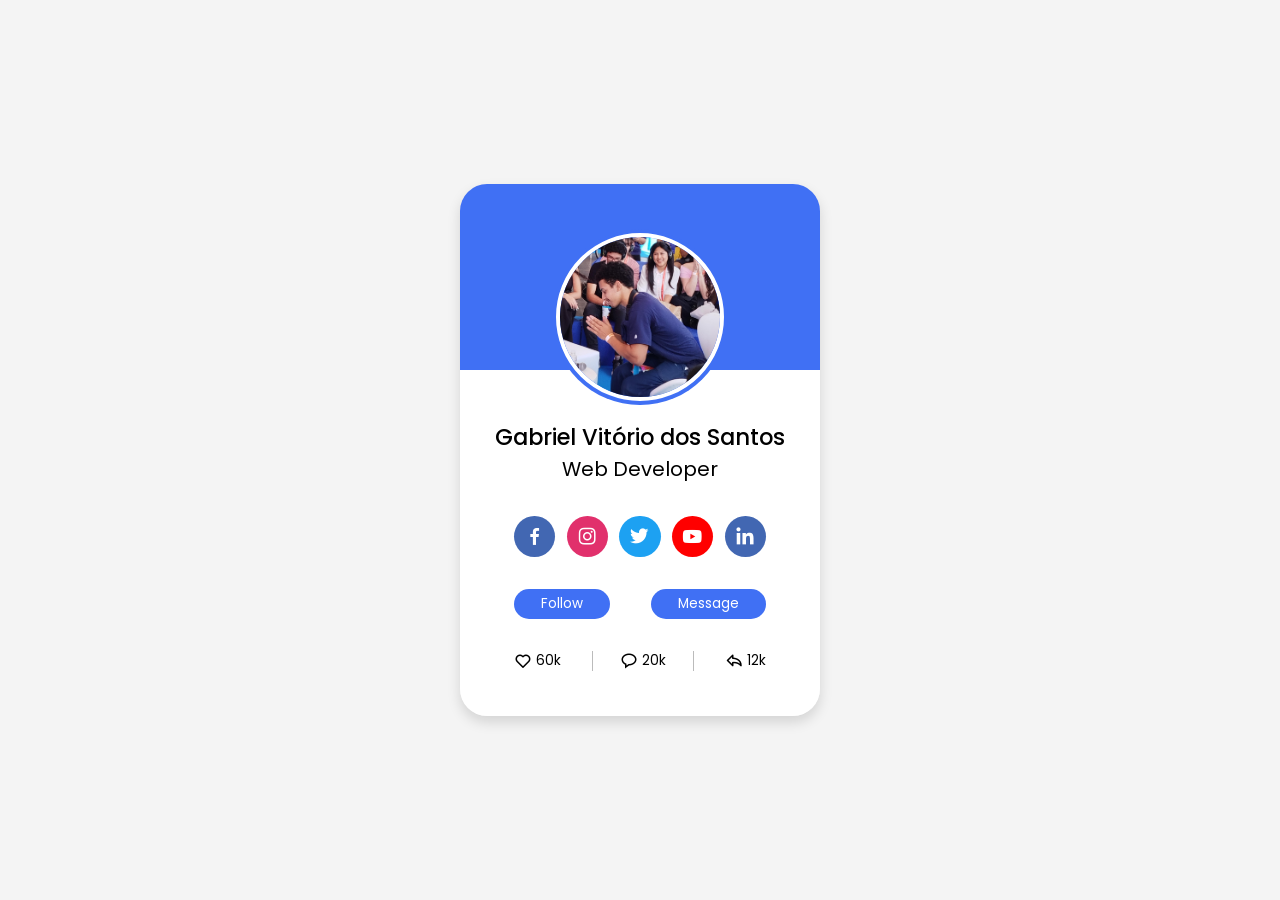
<file: responsible-profile-card/exercise01/index.html>
<!DOCTYPE html>

<html lang="pt-br">
    <head>
        <title>As cidades mais tecnológicas do Estado de São Paulo</title>
        <meta charset="UTF-8">
        <meta name="author" content="Gabriel Vitório dos Santos">
        <meta name="viewport" content="width=device-width initial-scale=1.0">
        <meta http-equiv="X-UA-Compatible" content="IE=edge">
        <meta http-equiv="X-UA-Compatible" content="IE=7">
        <meta name="keywords" content="Profile, Card, Link Tree">

        <link rel="stylesheet" href="css/style.css">
        <link rel="stylesheet" href="https://unpkg.com/boxicons@2.1.2/css/boxicons.min.css">
        <link rel="shortcut icon" href="img/favicon.png" type="image/x-icon">
    </head>
    <body>
        <article id="profile-card" class="profile-card">
            <div id="profile">
                <section class="image card">
                    <img id="profile" class="profile-img profile-card" src="img/profile.jpeg" alt="profile-img">
                </section>
            
                <section class="info card">
                    <h1 class="name info">Gabriel Vitório dos Santos</h1>
                    <h2 class="job info">Web Developer</h2>
                </section>
            </div>
            <div id="footer">
                <section id="social-media" class="article__social-media __footer">
                    <a href="https://www.facebook.com" target="_blank" id="facebook" class="link article__social-media"><i class="bx bxl-facebook"></i></a>
                    <a href="https://www.instagram.com" target="_blank" id="instagram" class="link article__social-media"><i class="bx bxl-instagram"></i></a>
                    <a href="https://www.x.com" target="_blank" id="twitter" class="link article__social-media"><i class="bx bxl-twitter"></i></a>
                    <a href="https://www.youtube.com" target="_blank" id="youtube" class="link article__social-media"><i class="bx bxl-youtube"></i></a>
                    <a href="https://www.linkedin.com" target="_blank" id="linkedin" class="link article__social-media"><i class="bx bxl-linkedin"></i></a>
                </section>

                <section id="buttons" class="__footer">
                    <button class="button follow">Follow</button>
                    <button class="button message">Message</button>
                </section>

                <section id="analytics" class="__footer">
                    <div class="heart data">
                        <i class="bx bx-heart"></i>
                        <p> 60k</p>
                    </div>
                    <div class="message-balloon data">
                        <i class="bx bx-message-rounded"></i>
                        <p> 20k</p>
                    </div>
                    <div class="share data">
                        <i class="bx bx-share"></i>
                        <p> 12k</p>
                    </div>
                </section>
            
            </div>
        </article>
    </body>
</html>
</file>
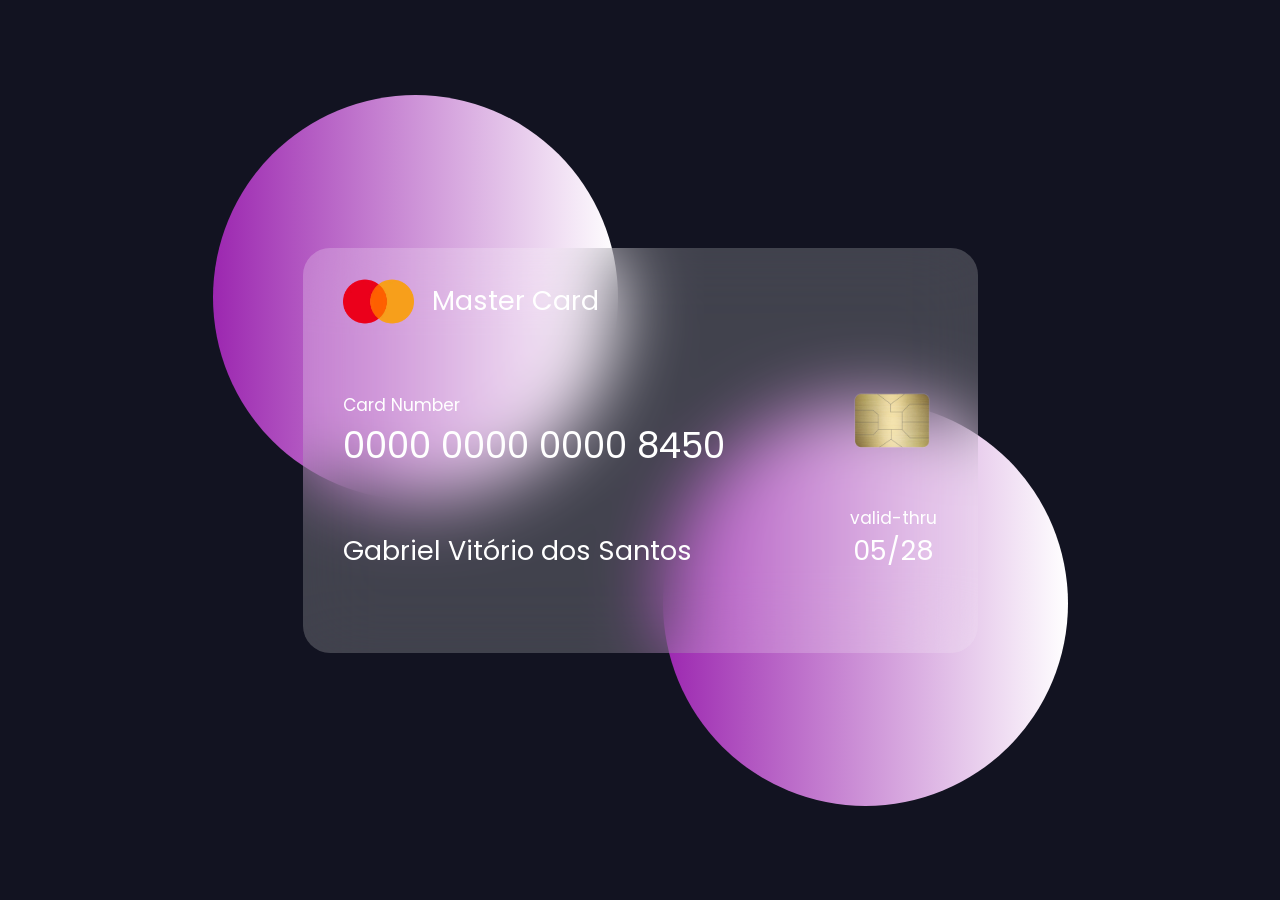
<file: responsible-profile-card/exercise02/index.html>
<!DOCTYPE html>

<html lang="en">
    <head>
        <title>Flipping Card</title>
        <meta name="author" content="Gabriel Vitório dos Santos">
        <meta name="description" content="A flipping card design using HTML and CSS">
        <meta charset="UTF-8">
        <meta name="viewport" content="width=device-width initial-scale=1.0">
        <meta name="keywords" content="HTML, flipping card, CSS">
        <meta http-equiv="X-UA-Compatible" content="IE=7">
        <meta http-equiv="X-UA-Compatible" content="IE=Edge">

        <link rel="stylesheet" href="css/style.css">
        <link rel="shortcut icon" href="img/favicon.png" type="image/x-icon">
    </head>
    <body>
        <div id="bg">
        <div id="test"></div>
        <article>
            <div class="card front">
                <div id="logo" class="front__info">
                    <img src="img/logo.png" alt="MasterCard logo image"/>
                    <h5>Master Card</h5>
                </div>

                <div id="card-number" class="front__info">
                    <div>
                        <h6>Card Number</h6>
                        <h4>0000 0000 0000 8450</h4>
                    </div>
                    <img id="chip" src="img/chip.png" alt="card chip"/>
                    
                </div>

                <div id="name" class="front__info">
                        <h5>Gabriel Vitório dos Santos</h5>
                        <div id="valid-date">
                            <h6>valid-thru</h6>
                            <h5>05/28</h5>
                        </div>
                </div>
            </div>
            <div class="card back">
                <div id="contact-info"><p>for customer service call 0800 7474 1515 or email at mastercard@corporation.com</p></div>
                <div id="magnetic"></div>
                <div id="signature"><span></span><p>500</p></div>
                <div id="additional-info"><p>Lorem ipsum dolor sit amet consectetur adipisicing elit. Ut sed totam dolore minus adipisci architecto impedit non eligendi, alias dicta atque, eos expedita quisquam culpa. Lorem ipsum dolor, sit amet consectetur adipisicing elit. Voluptates?</p></div>
            </div>
        </article>
        </div>
    </body>
</html>
</file>
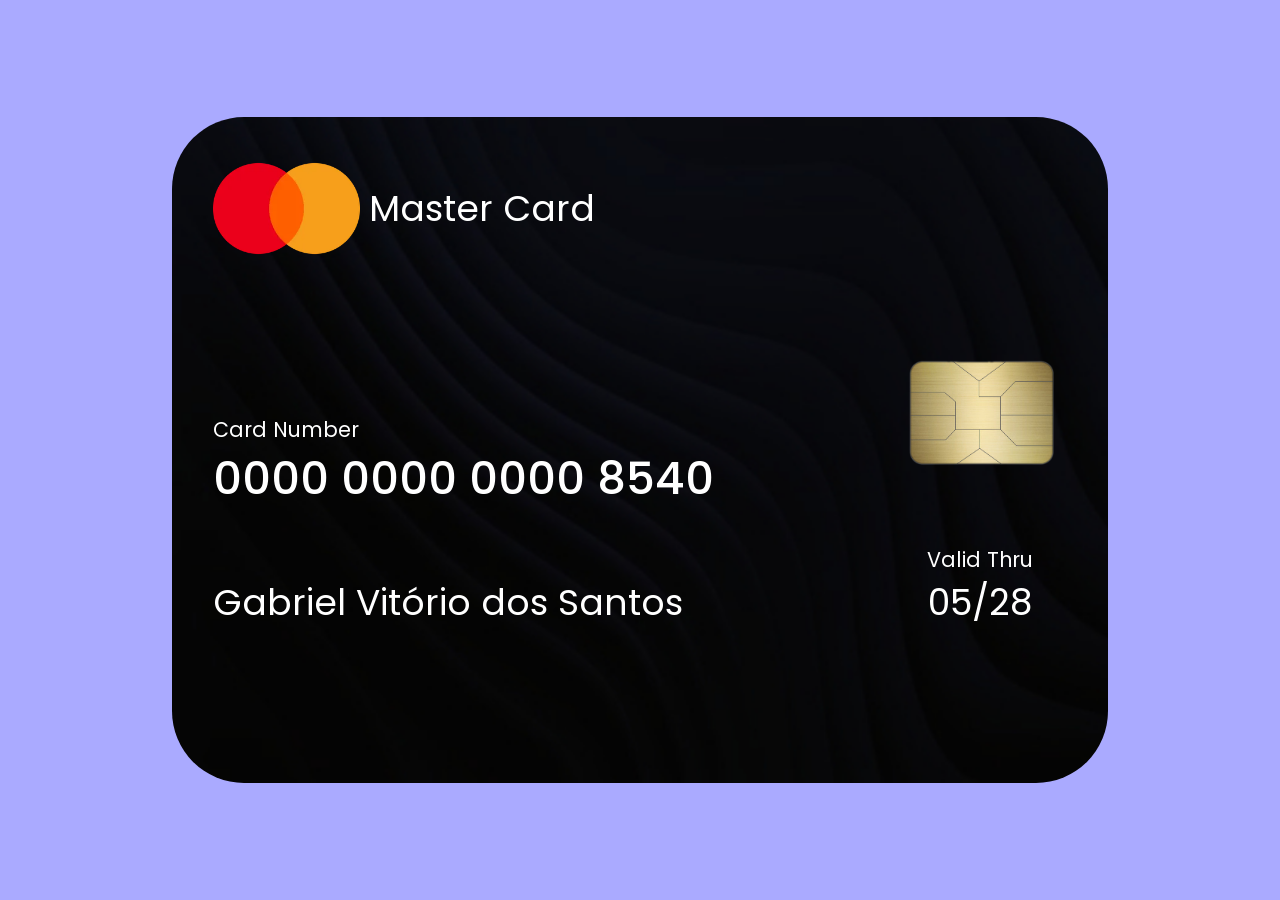
<file: responsible-profile-card/exercise03/index.html>
<!DOCTYPE html>

<html lang="en">
    <head>
        <title>Flipping Card in HTML and CSS</title>

        <meta charset="UTF-8">
        <meta name="title" content="Flipping Card in HTML and CSS">
        <meta name="author" content="Gabriel Vitório dos Santos">
        <meta name="description" content="A landing page with a flipping card design, made in HTML and CSS">
        <meta name="keywords" content="HTML, CSS, Flipping Card">
        <meta name="viewport" content="width=device-width initial-scale=1.0">
        <meta http-equiv="X-UA-Compatible" content="IE=7">
        <meta http-equiv="X-UA-Compatible" content="IE=Edge">

        <link rel="stylesheet" href="css/style.css">
        <link rel="shortcut icon" href="img/favicon.png" type="image/x-scale">
    </head>
    <body>
        <div class="container">
            <article id="card">
                <header>
                    <div id="mastercard">
                        <img src="img/logo.png" alt="mastercard logo">
                        <h5>Master Card</h5>
                    </div>
                </header>
                <main>
                    <div id="card-number">
                        <h6>Card Number</h6>
                        <h4>0000 0000 0000 8540</h4>
                    </div>
                    <img id="chip" src="img/chip.png" alt="Card chip image">
                </main>
                <footer>
                    <h5>Gabriel Vitório dos Santos</h5>
                    <div id="valid-date">
                        <h6>Valid Thru</h6>
                        <p>05/28</p>
                    </div>
                </footer>
            </article>
        </div>
    </body>
</html>
</file>
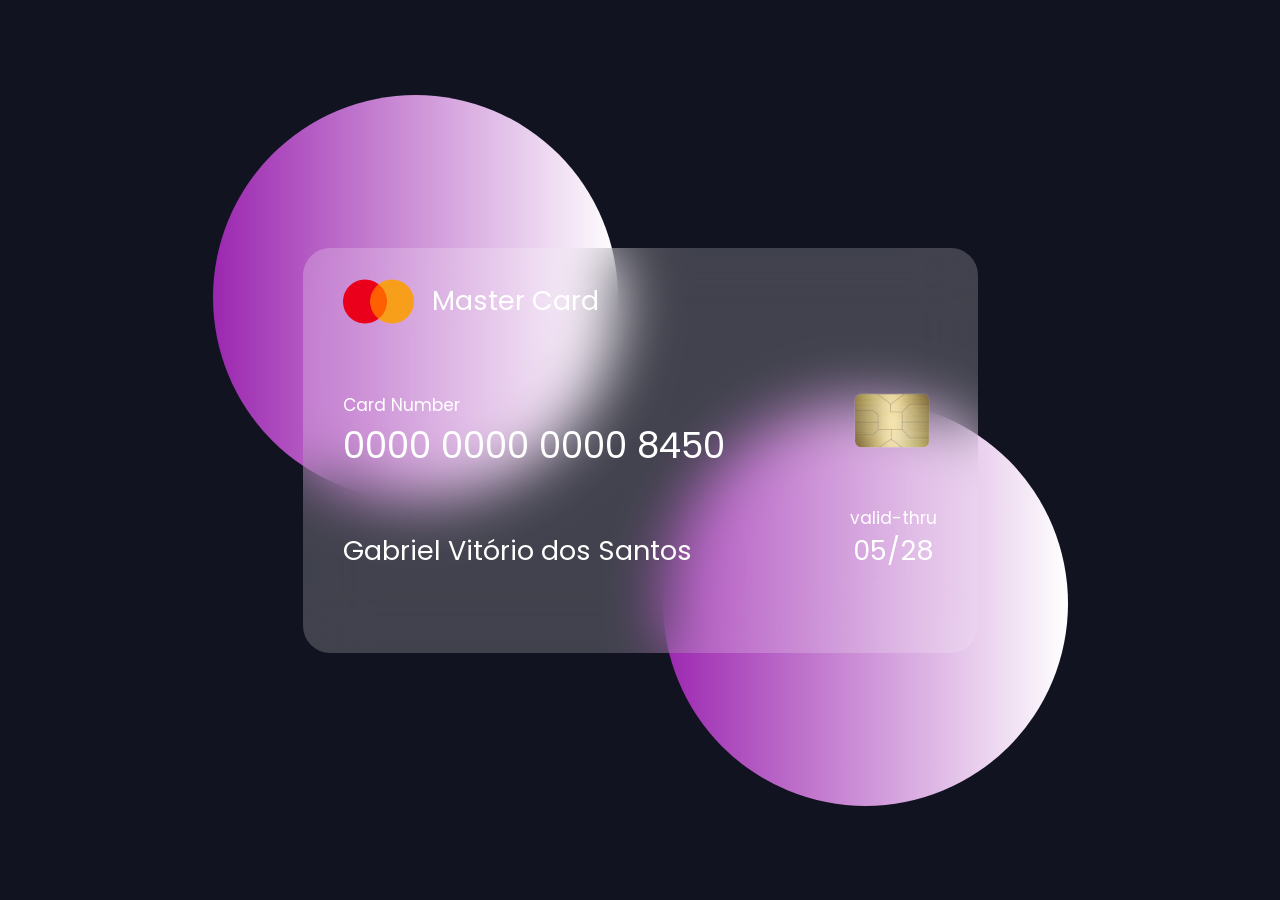
<file: responsible-profile-card/third/third.html>
<!DOCTYPE html>

<html lang="en">
    <head>
        <title>Flipping Card</title>
        <meta name="author" content="Gabriel Vitório dos Santos">
        <meta name="description" content="A flipping card design using HTML and CSS">
        <meta charset="UTF-8">
        <meta name="viewport" content="width=device-width initial-scale=1.0">
        <meta name="keywords" content="HTML, flipping card, CSS">
        <meta http-equiv="X-UA-Compatible" content="IE=7">
        <meta http-equiv="X-UA-Compatible" content="IE=Edge">

        <link rel="stylesheet" href="css/style.css">
        <link rel="shortcut icon" href="img/favicon.png" type="image/x-icon">
    </head>
    <body>
        <div id="bg">
        <article>
            <div class="card front">
                <div id="logo" class="front__info">
                    <img src="img/logo.png" alt="MasterCard logo image"/>
                    <h5>Master Card</h5>
                </div>

                <div id="card-number" class="front__info">
                    <div>
                        <h6>Card Number</h6>
                        <h4>0000 0000 0000 8450</h4>
                    </div>
                    <img id="chip" src="img/chip.png" alt="card chip"/>
                    
                </div>

                <div id="name" class="front__info">
                        <h5>Gabriel Vitório dos Santos</h5>
                        <div id="valid-date">
                            <h6>valid-thru</h6>
                            <h5>05/28</h5>
                        </div>
                </div>
            </div>
            <div class="card back">
                <div id="contact-info"><p>for customer service call 0800 7474 1515 or email at mastercard@corporation.com</p></div>
                <div id="magnetic"></div>
                <div id="signature"><span></span><p>500</p></div>
                <div id="additional-info"><p>Lorem ipsum dolor sit amet consectetur adipisicing elit. Ut sed totam dolore minus adipisci architecto impedit non eligendi, alias dicta atque, eos expedita quisquam culpa. Lorem ipsum dolor, sit amet consectetur adipisicing elit. Voluptates?</p></div>
            </div>
        </article>
        </div>
    </body>
</html>
</file>
<file: responsible-profile-card/exercise01/css/style.css>
@import url('https://fonts.googleapis.com/css2?family=Poppins:wght@300;400;500;600&display=swap');

*
{
    font-family: "Poppins", sans-serif;
    padding: 0px;
    margin: 0px;
    box-sizing: border-box;
    --gap: 3.5vh;
    --background-split: 35%;
}

body
{
    height: 100vh;
    display: flex;
    align-items: center;
    justify-content: center;
    background-color: #f4f4f4;
}

h1
{
    font-size: 2.5vh;
    font-weight: 500;
}

h2
{
    font-size: 2.2vh;
    font-weight: 400;
}


#analytics
{
    width: 100%;
    display: flex;
    flex-direction: row;
    justify-content: space-between;
}

#buttons
{
    display: flex;
    justify-content: space-between;
    flex-direction: row;
    gap: auto;
}

#footer
{
    width: 70%;
    display: flex;
    flex-direction: column;
    gap: var(--gap);
}

#profile
{
    display: flex;
    flex-direction: column;
    align-items: center;
    gap: calc( var(--gap) / 2);
}

#profile-card
{
    max-width: 40vh;
    width: 100%;
    background-image: linear-gradient(to bottom, #4070f4 0%, #4070f4 var(--background-split), #fff var(--background-split), #fff 100%);
    box-shadow: 0 0.7vh 1.4vh #0002;
    display: flex;
    justify-content: center;
    align-items: center;
    flex-direction: column;
    padding-top: 5vh;
    padding-bottom: 5vh;
    border-radius: 3vh;
}

#social-media
{
    display: flex;
    align-items: center;
    width: 100%;
    justify-content: space-between;
}

.profile
{
    display: flex;
    flex-direction: column;
    justify-content: center;
}

.button
{
    display: flex;
    flex-direction: row;
    padding: 0.6vh 3vh;
    border: none;
    border-width: 0;
    border-radius: 2vh;
    font-size: 1.5vh;
    font-weight: 400;
    color: #fff;
    background-color: #4070f4;
    cursor: pointer;
    transition: all 0.3s ease;
}
.button:hover
{
    background-color: #3763dc;
}
.button:active
{
    background-color: #2f52b2;
}

.data
{
    font-size: 2vh;
    display: flex;
    align-items: center;
    flex-direction: row;
    gap: 0.4vh;
}

.data p
{
    font-size: 1.5vh;
}

.image
{
    position: relative;
    width: 19.5vh;
    height: 19.5vh;
    background-color: #4070f4;
    padding: 0.4vh;
    
}

.image, .profile-img
{
    border-radius: 50%;
}

.info
{
    display: flex;
    flex-direction: column;
    align-items: center;
}

.message-balloon
{
    padding: 0 3vh;
    border-left: 0.1vh solid #0004;
    border-right: 0.1vh solid #0004;
}

.link
{
    display: flex;
    justify-content: center;
    align-items: center;
    color: #fff;
    font-size: 2.5vh;
    width: 4.6vh;
    height: 4.6vh;
    background-color: #4070f4;
    border-radius: 50%;
    text-decoration: none;
}

.profile-img
{
    border: 0.45vh solid #fff;
    height: 100%;
    width: 100%;
}


.share
{
    border: 0.1vh 0 #000c;
}

#profile-card
{
    gap: var(--gap);
}

#social-media
{
    gap: 1.3vh;
}

#facebook
{
    background-color: #4267b2;
}
#instagram
{
    background-color: #e1306c;
}
#twitter
{
    background-color: #1da1f2;
}
#youtube
{
    background-color: #f00;
}
#linkedin
{
    background-color: #4267b2;
}
</file>
<file: responsible-profile-card/exercise02/css/style.css>
@import url('https://fonts.googleapis.com/css2?family=Poppins:wght@300;400;500;600&display=swap');
:root
{
    
    --bg-circles-size: 45vh;
    --rotation: 180deg;
}

*
{
    padding: 0;
    margin: 0;
    box-sizing: border-box;
    font-family: poppins, sans-serif;
}

#bg
{
    color: #fff;
    background: #121321;
    min-height: 100vh;
    display: flex;
    justify-content: center;
    align-items: center;
    perspective: 200vh;
}

#bg::before
{
    position: absolute;
    content: "";
    border-radius: 50%;
    background: linear-gradient(90deg, #9c27b0, #fff);
    transform: translate(-25vh, -17vh);
    height: var(--bg-circles-size);
    width: var(--bg-circles-size);
}

#bg::after
{
    position: absolute;
    content: "";
    border-radius: 50%;
    background: linear-gradient(90deg, #9c27b0, #fff);
    transform: translate(25vh, 17vh);
    height: var(--bg-circles-size);
    width: var(--bg-circles-size);

}

article:hover
{
    transform: rotateY( var(--rotation) );
}   

article
{
    display: flex;
    align-items: center;
    justify-content: center;
    z-index: 3;
    transition: 0.6s;
    transform-style: preserve-3d;
}
h4, h5, h6
{
    font-weight: 400;
}
h4
{
    font-size: 4vh;
}
h5
{
    font-size: 3vh;
}
h6
{
    font-size: 1.9vh;
    font-weight: 400;
}

.front__info
{
    display: flex;
    flex-direction: row;
    justify-content: space-between;
    align-items: flex-end;
}

.card
{
    display: flex;
    flex-direction: column;
    justify-content: space-between;
    position: absolute;
    padding: 2vh 4.5vh 9vh 4.5vh;
    border-radius: 3vh;
    height: 45vh;
    width: 75vh;
    background: #fff3;
    backdrop-filter: blur(4vh);
    
    backface-visibility: hidden;
}

/*
.back::before
{
    margin-left: -4.5vh;
    content:"";
    position: absolute;
    transform: translate(0, -2vh);
    height: 6vh;
    width: 75vh;
    background: #000;
}*/

#card-number
{
    display: flex;
    flex-direction: row;
    justify-content: space-between;
    align-items: end;
}
#card-number #chip
{
    width: 15%;
}

#logo
{
    display: flex;
    flex-direction: row;
    justify-content: flex-start;
    align-items: center;    
    gap: 2vh;
}

#logo img
{
    width: 12%;
}

#valid-date
{
    display: flex;
    flex-direction: column;
    align-items: center;
}

.back
{
    font-size: 1.6vh;
    display: flex;
    flex-direction: column;
    gap: 3vh;
    padding-bottom: 5vh;
    transform: rotateY(180deg);
}

#magnetic
{
    height: 8vh;
    width: 75vh;
    margin-left: -4.5vh;
    background-color: #000;
}

#signature
{
    display: flex;
    flex-direction: row;
    align-items: center;
    justify-content: flex-start;
}

#signature span
{
    content: "";
    width: 55vh;
    height: 7vh;
    border-radius: 1vh;
    background-image: repeating-linear-gradient(#fff, #fff 0.5vh, #f4f4f4 0, #f4f4f4 1.7vh);
}

#signature p
{
    font-weight: 300;
    font-style: italic;
    margin-left: -0.8vh;
    border-radius: 0.8vh;
    padding: 0.9vh 1.3vh 0.9vh 0.9vh;
    background: #fff;
    color: #000;
    z-index: -1;
}
</file>
<file: responsible-profile-card/exercise03/css/style.css>
@import url('https://fonts.googleapis.com/css2?family=Poppins:wght@300;400;500;600&display=swap');

*
{
    padding: 0;
    margin: 0;
    font-family: Poppins, sans-serif;
}

/*Biggest container configuring*/
.container
{
    display: flex;
    justify-content: center;
    align-items: center;
    width: 100vw;
    height: 100vh;
    background-color: #aaf;
    color: #fff;
}
/*Biggest container configuring*/

/*Card background colouring*/
#card
{
    display: flex;
    flex-direction: column;
    justify-content: space-between;
    border-radius: 8vh;
    padding: 2vh 4.5vh 17vh 4.5vh;
    width: 95vh;
    height: 55vh;
    background-image: url("../img/card-background.jpg");
    background-size: cover;
}
/*Card background colouring*/

/*Card format configuring*/
header, main, footer
{
    display: flex;
    flex-direction: row;
    justify-content: space-between;
}
main
{
    align-items: flex-end;
}
footer
{
    align-items: flex-end;
}
/*Card format configuring*/

/*image resizing*/
#mastercard img
{
    width: 30%;
}

#chip
{
    width: 20%;
}
/*image resizing*/

/*Font resizing and weighting- h4, h5, h6, p*/

h4
{
    font-weight: 500;
    font-size: 5vh;
}
h5, p
{
    font-weight: 400;
    font-size: 4vh;
}
h6
{
    font-weight: 400;
    font-size: 2.3vh;
}
/*Font resizing and weighting*/

/*mastercard and valid-thru repositioning*/
#valid-date, #mastercard
{
    display: flex;
    align-items: center;
}

#mastercard
{
    gap: 1vh;
}

#valid-date
{
    flex-direction: column;
    padding-right: 3.8vh;
}
/*mastercard and valid-thru repositioning*/
</file>
<file: responsible-profile-card/third/css/style.css>
@import url('https://fonts.googleapis.com/css2?family=Poppins:wght@300;400;500;600&display=swap');

*
{
    padding: 0;
    margin: 0;
    box-sizing: border-box;
    font-family: poppins, sans-serif;
    --bg-circles-size: 45vh;
}

#bg
{
    color: #fff;
    background: #121321;
    min-height: 100vh;
    display: flex;
    justify-content: center;
    align-items: center;
}

#bg::before
{
    position: absolute;
    content: "";
    border-radius: 50%;
    background: linear-gradient(90deg, #9c27b0, #fff);
    transform: translate(-25vh, -17vh);
    height: var(--bg-circles-size);
    width: var(--bg-circles-size);
}

#bg::after
{
    position: absolute;
    content: "";
    border-radius: 50%;
    background: linear-gradient(90deg, #9c27b0, #fff);
    transform: translate(25vh, 17vh);
    height: var(--bg-circles-size);
    width: var(--bg-circles-size);

}

article:active
{
    transform: rotateY(180deg);
}

article
{
    display: flex;
    align-items: center;
    justify-content: center;
    z-index: 1;
    transition: 0.3s;
}
h4, h5, h6
{
    font-weight: 400;
}
h4
{
    font-size: 4vh;
}
h5
{
    font-size: 3vh;
}
h6
{
    font-size: 1.9vh;
    font-weight: 400;
}

.front__info
{
    display: flex;
    flex-direction: row;
    justify-content: space-between;
    align-items: flex-end;
}

.card
{
    display: flex;
    flex-direction: column;
    justify-content: space-between;
    position: absolute;
    padding: 2vh 4.5vh 9vh 4.5vh;
    border-radius: 3vh;
    height: 45vh;
    width: 75vh;
    background: #fff3;
    backdrop-filter: blur(3.3vh);
    backface-visibility: hidden;
}

/*
.back::before
{
    margin-left: -4.5vh;
    content:"";
    position: absolute;
    transform: translate(0, -2vh);
    height: 6vh;
    width: 75vh;
    background: #000;
}*/

#card-number
{
    display: flex;
    flex-direction: row;
    justify-content: space-between;
    align-items: end;
}
#card-number #chip
{
    width: 15%;
}

#logo
{
    display: flex;
    flex-direction: row;
    justify-content: flex-start;
    align-items: center;    
    gap: 2vh;
}

#logo img
{
    width: 12%;
}

#valid-date
{
    display: flex;
    flex-direction: column;
    align-items: center;
}

.back
{
    font-size: 1.6vh;
    display: flex;
    flex-direction: column;
    gap: 3vh;
    padding-bottom: 5vh;
    transform: rotateY(180deg);
}

#magnetic
{
    height: 8vh;
    width: 75vh;
    margin-left: -4.5vh;
    background-color: #000;
}

#signature
{
    display: flex;
    flex-direction: row;
    align-items: center;
    justify-content: flex-start;
}

#signature span
{
    content: "";
    width: 55vh;
    height: 7vh;
    border-radius: 1vh;
    background-image: repeating-linear-gradient(#fff, #fff 0.5vh, #f4f4f4 0, #f4f4f4 1.7vh);
}

#signature p
{
    font-weight: 300;
    font-style: italic;
    margin-left: -0.8vh;
    border-radius: 0.8vh;
    padding: 0.9vh 1.3vh 0.9vh 0.9vh;
    background: #fff;
    color: #000;
    z-index: -1;
}
</file>
